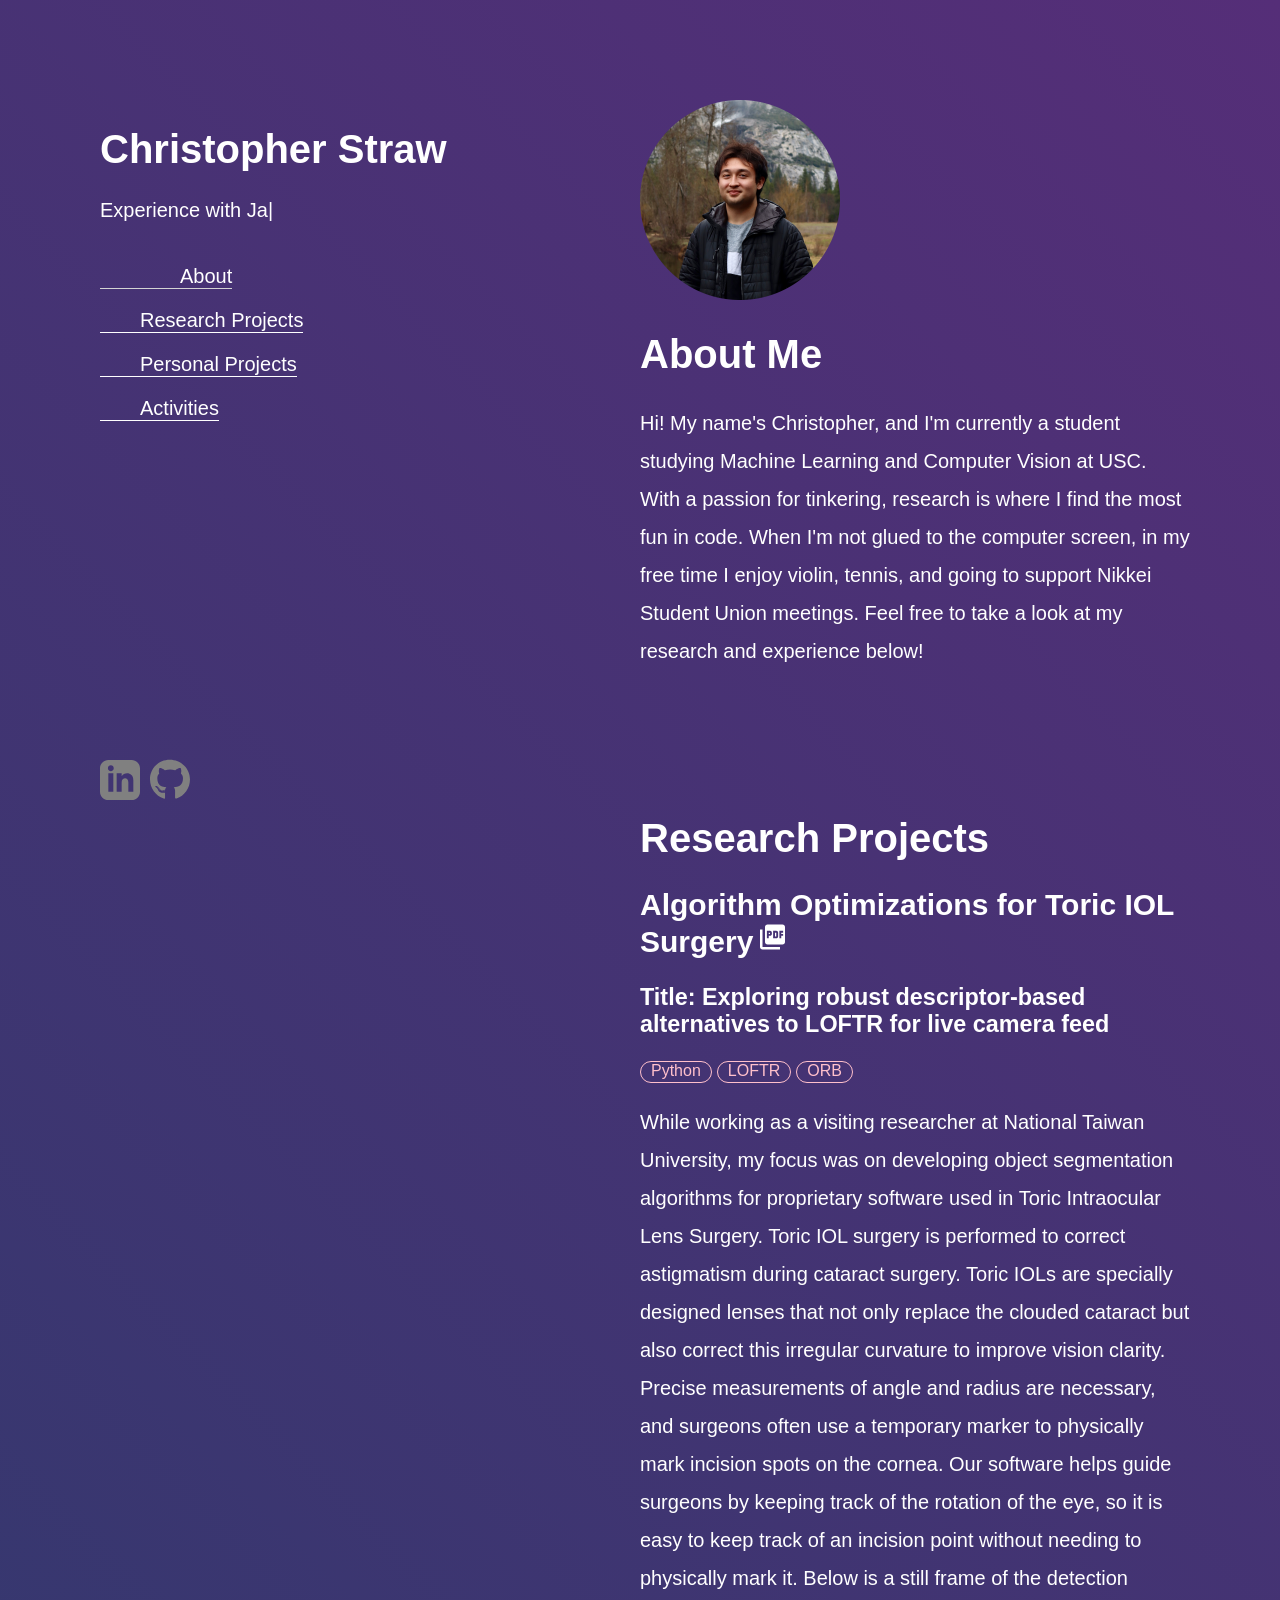
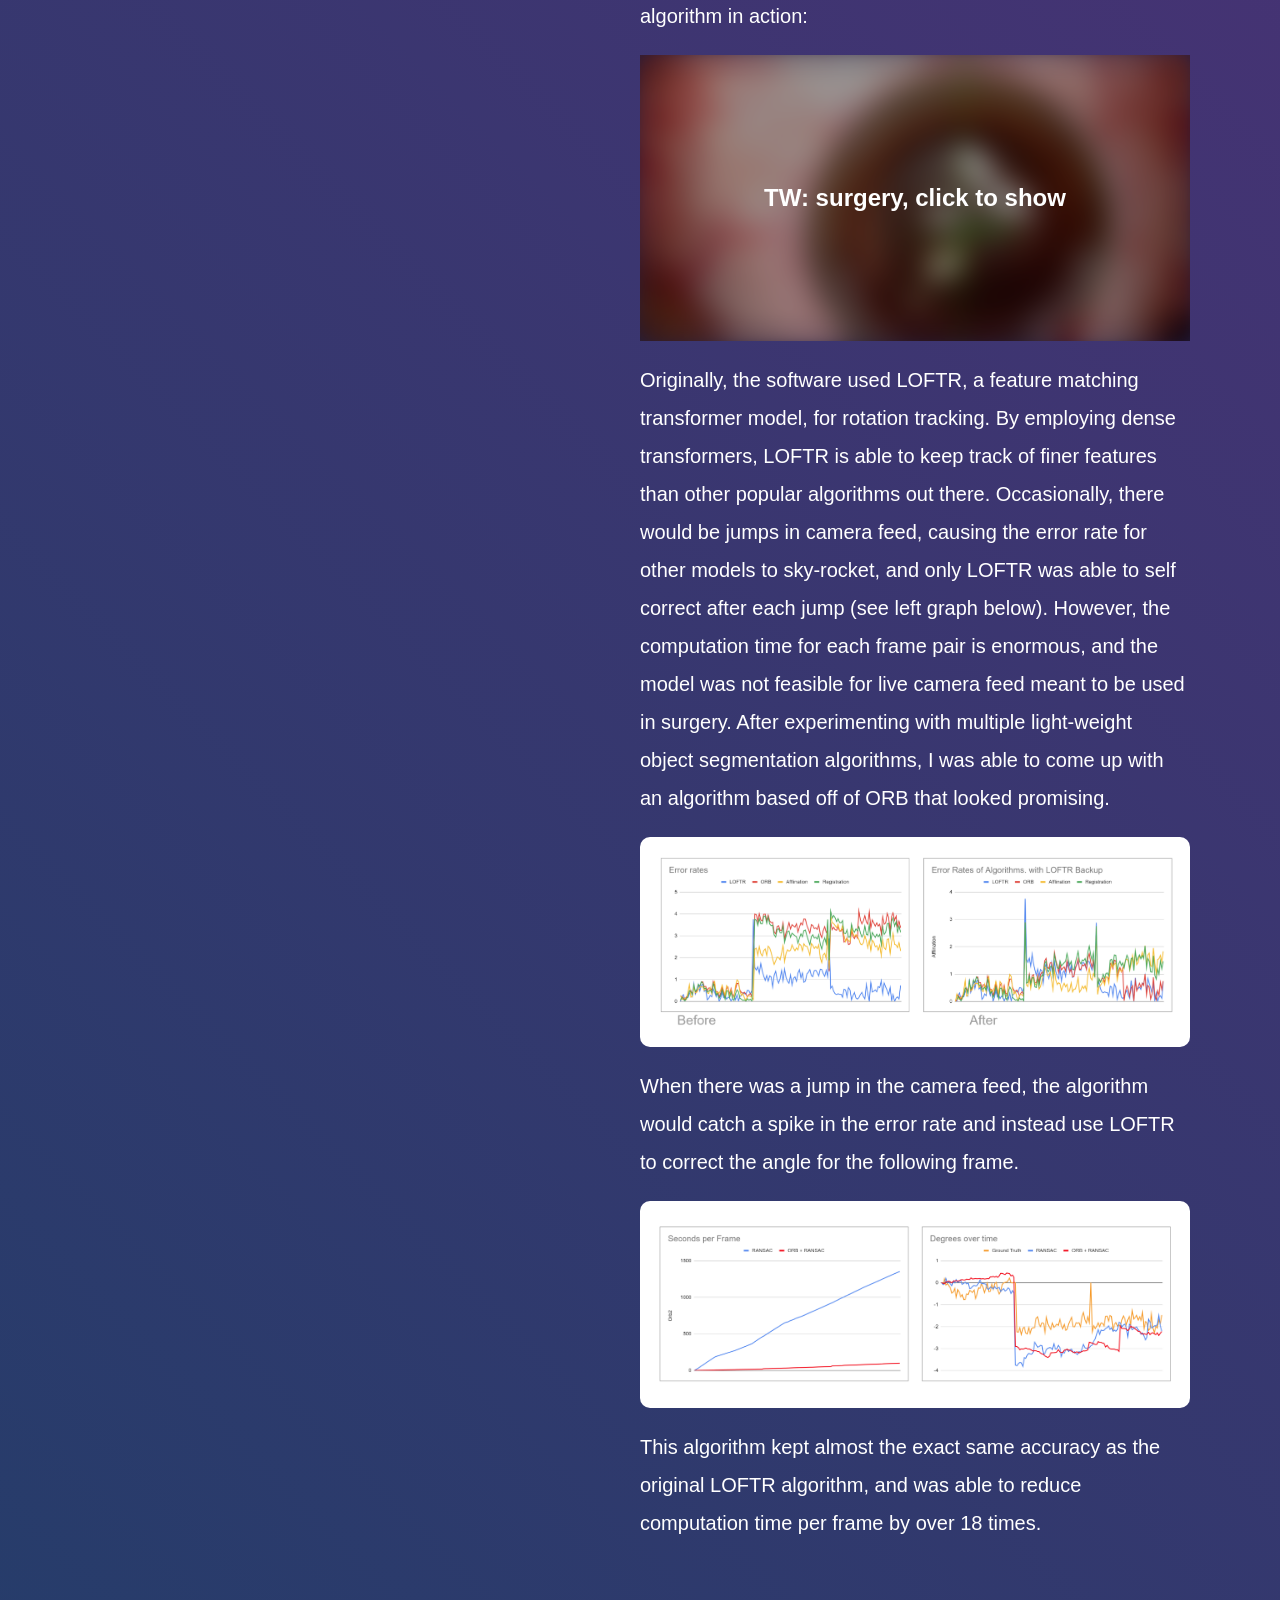
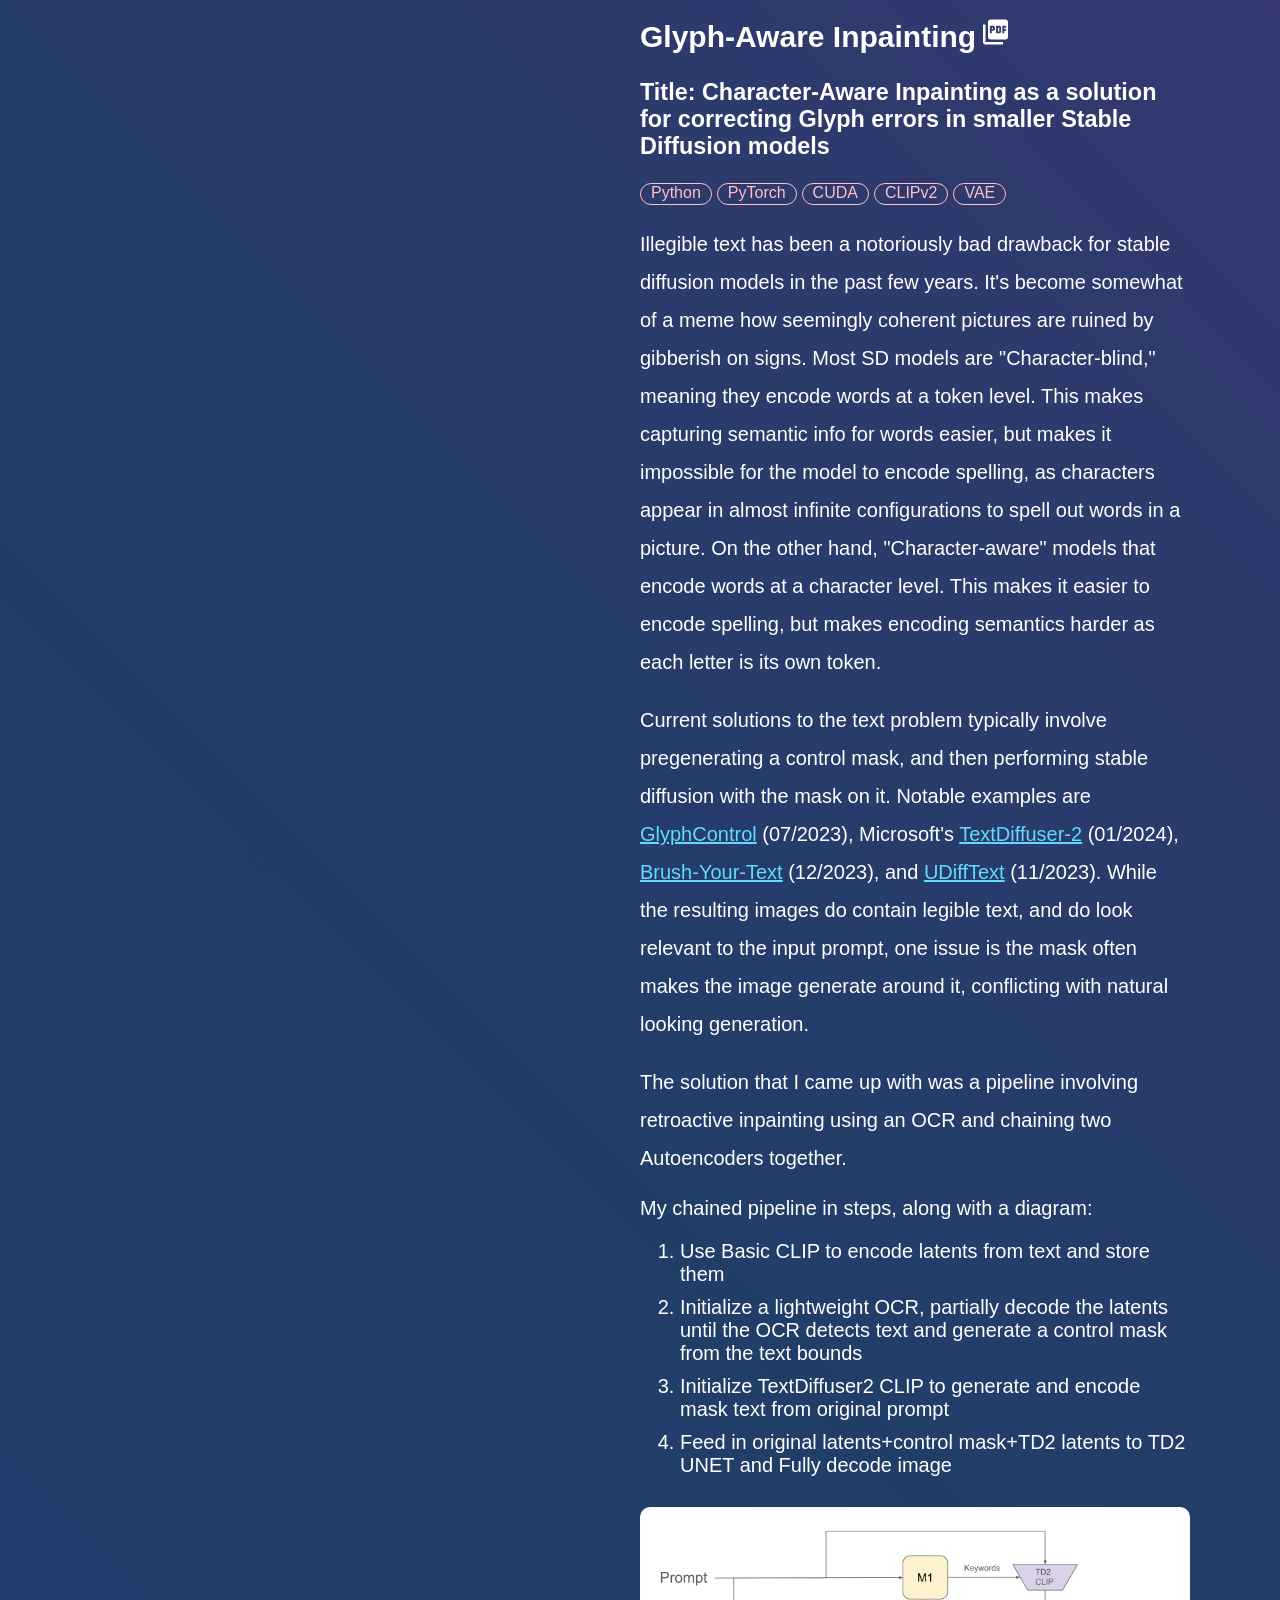
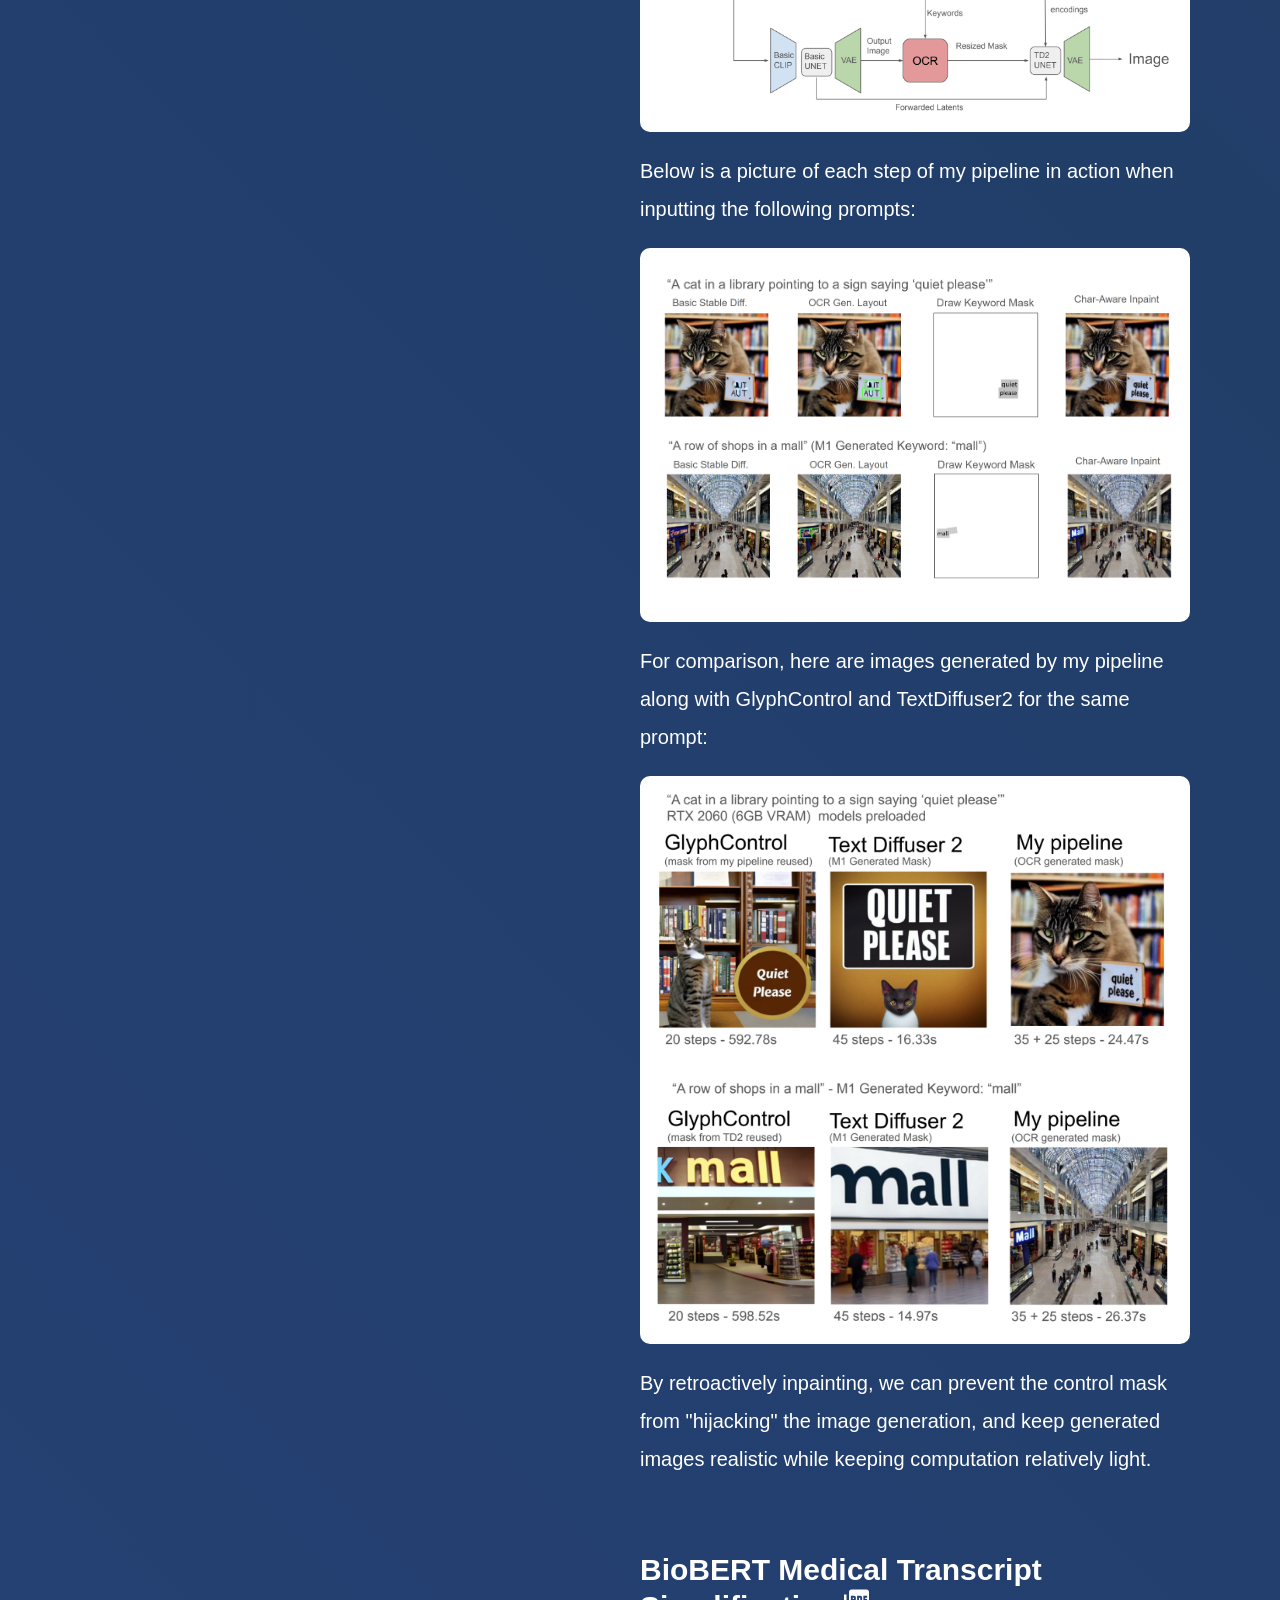
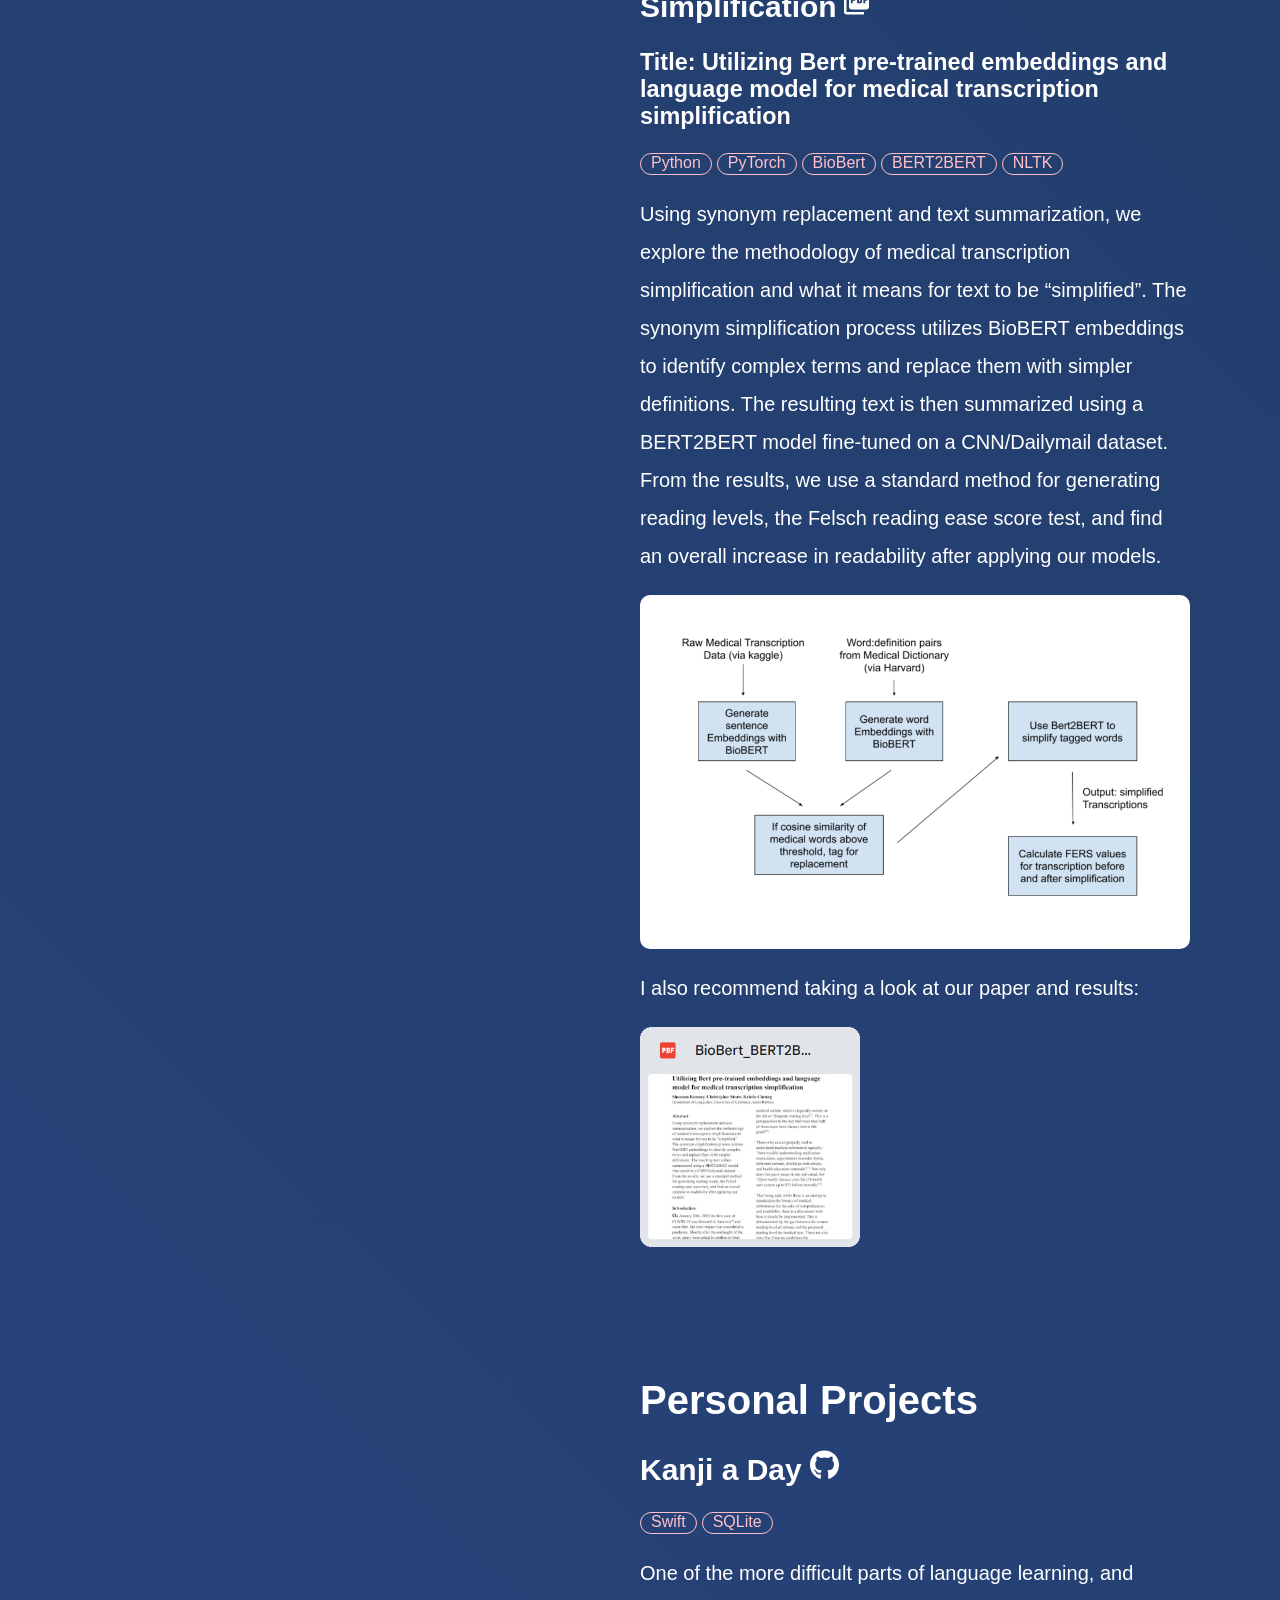
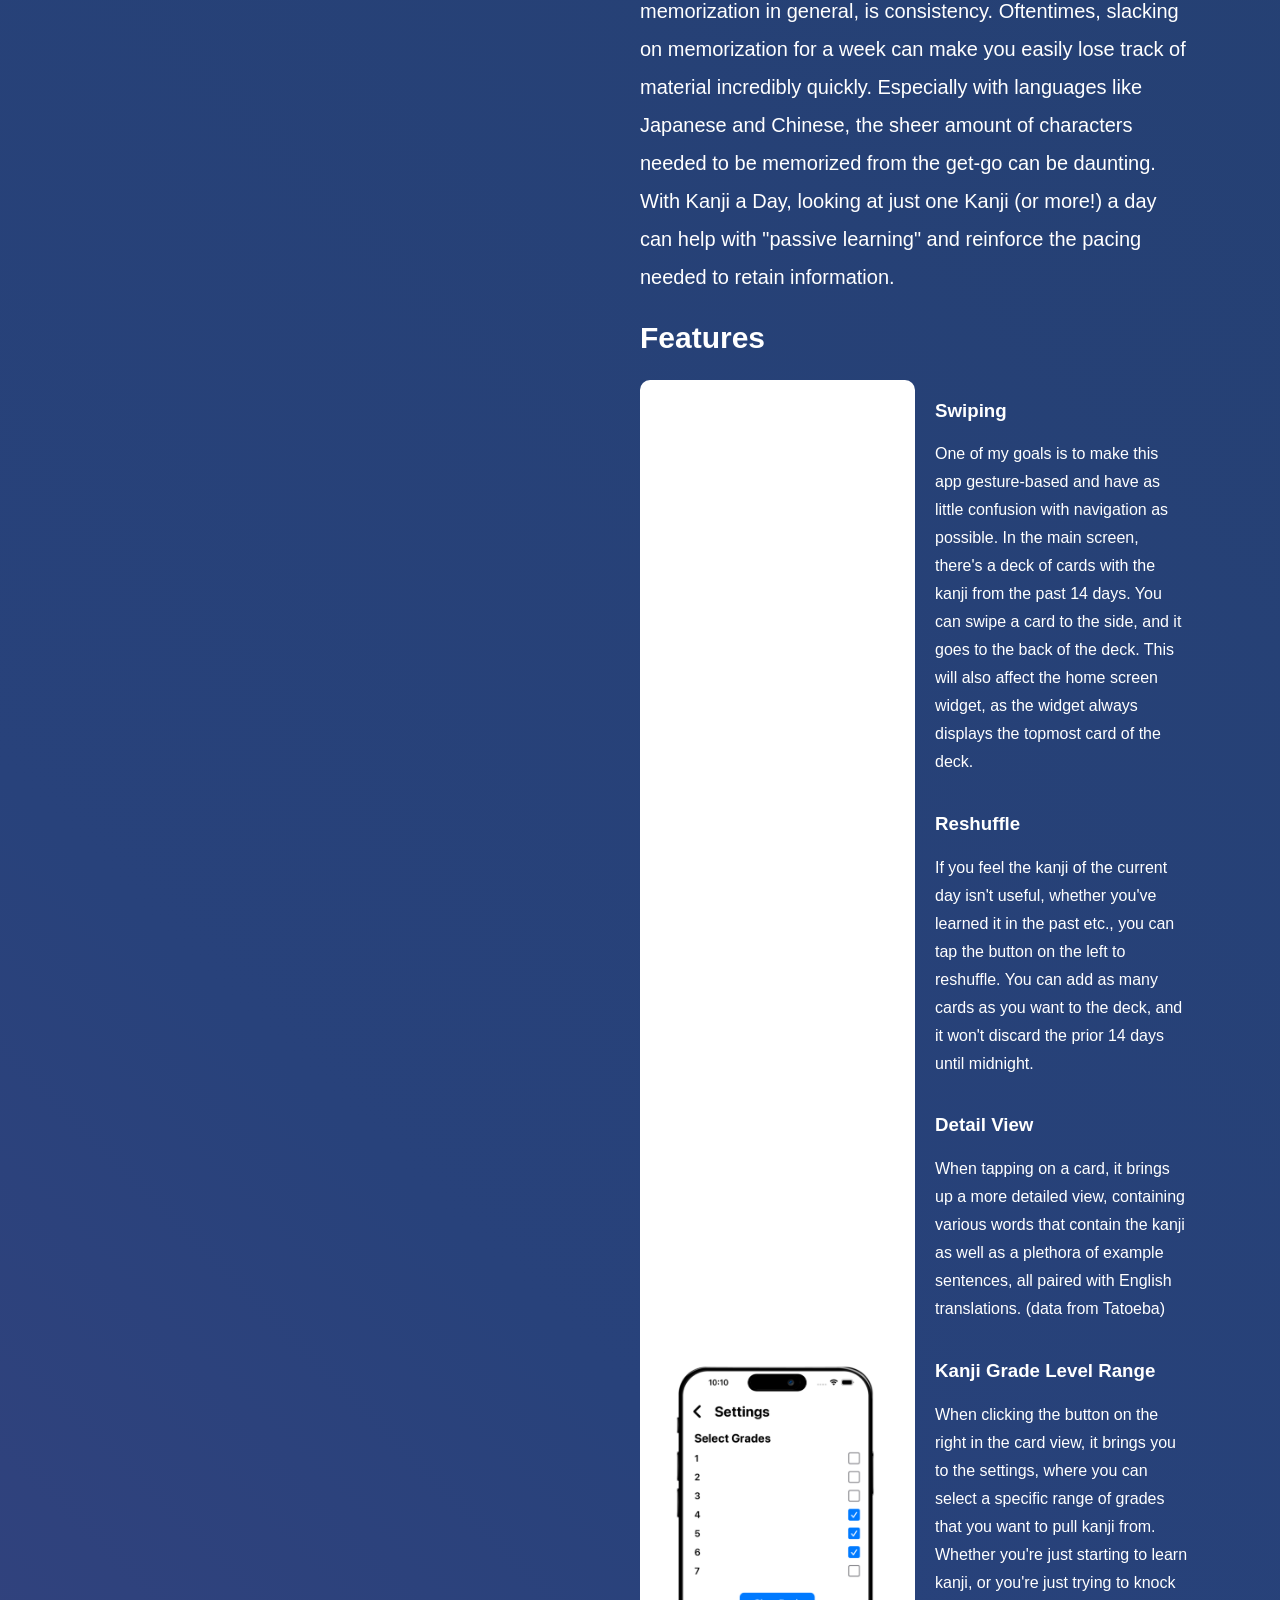
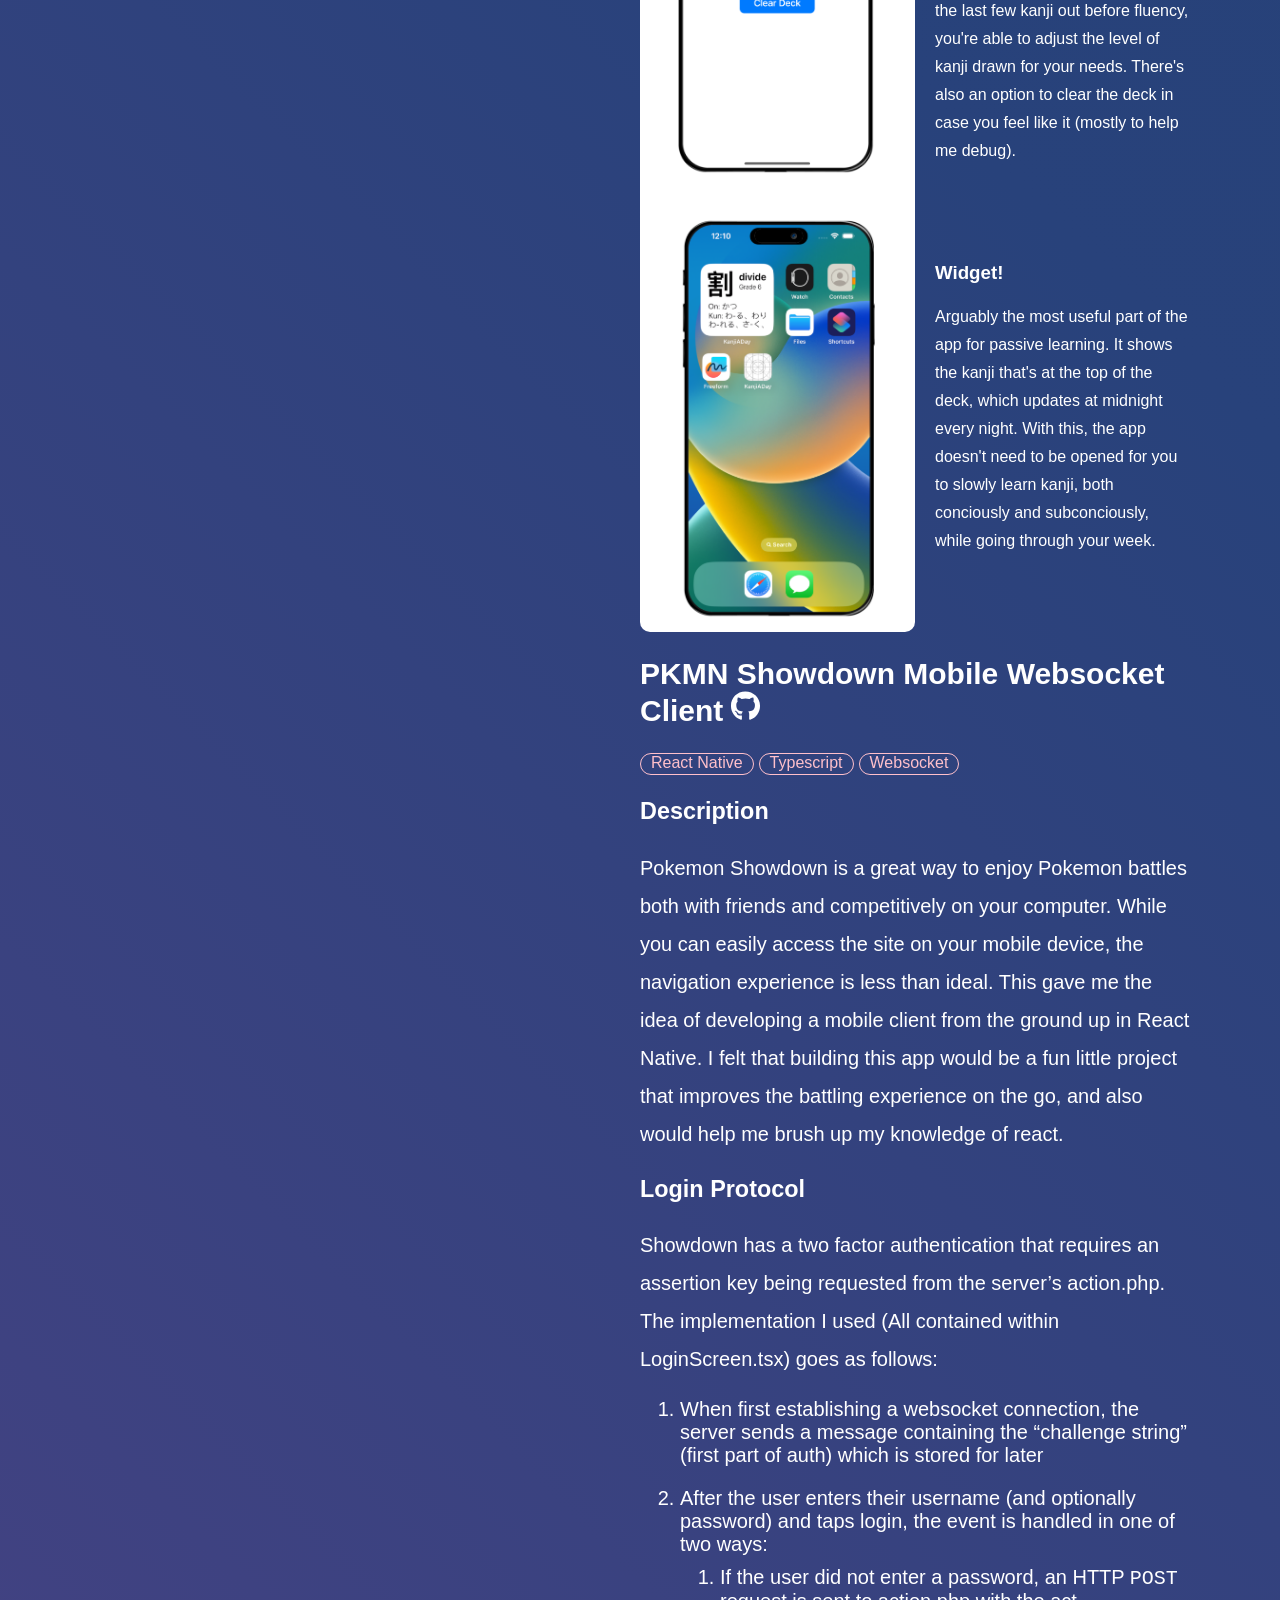
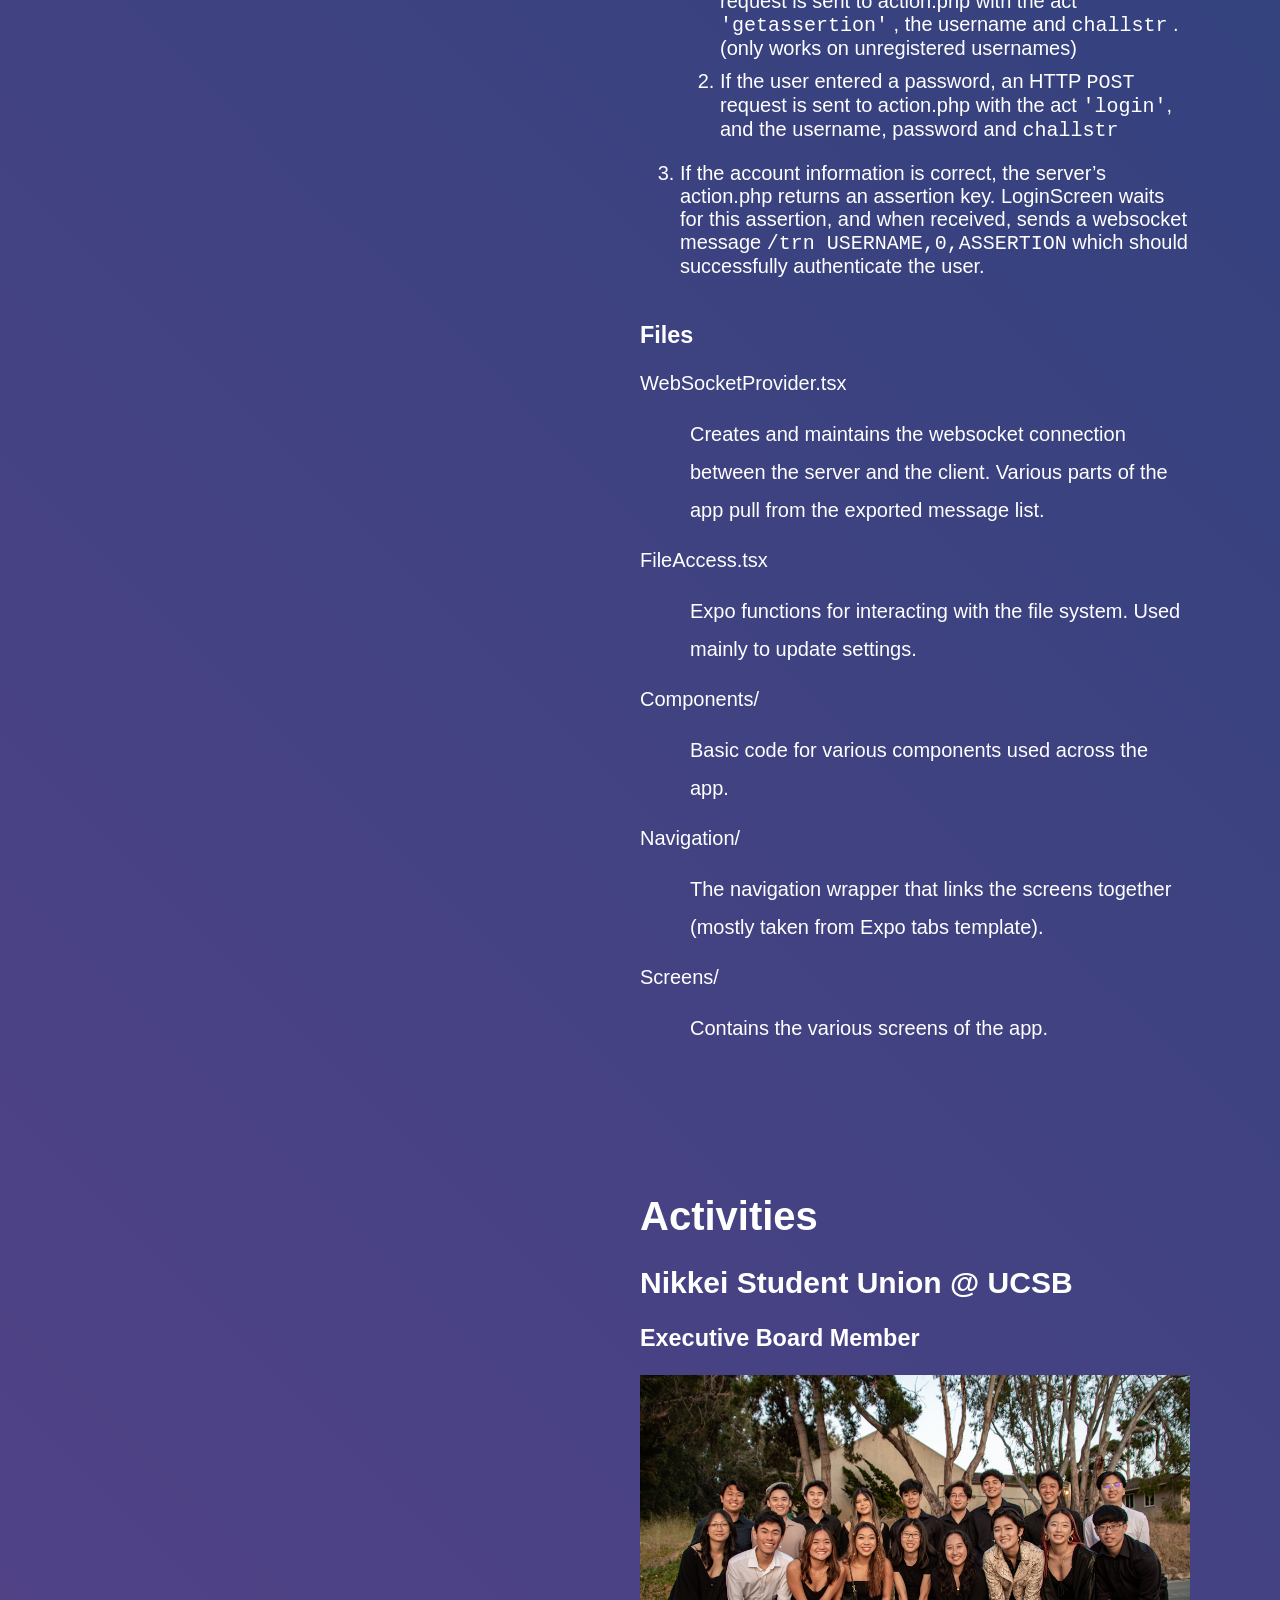
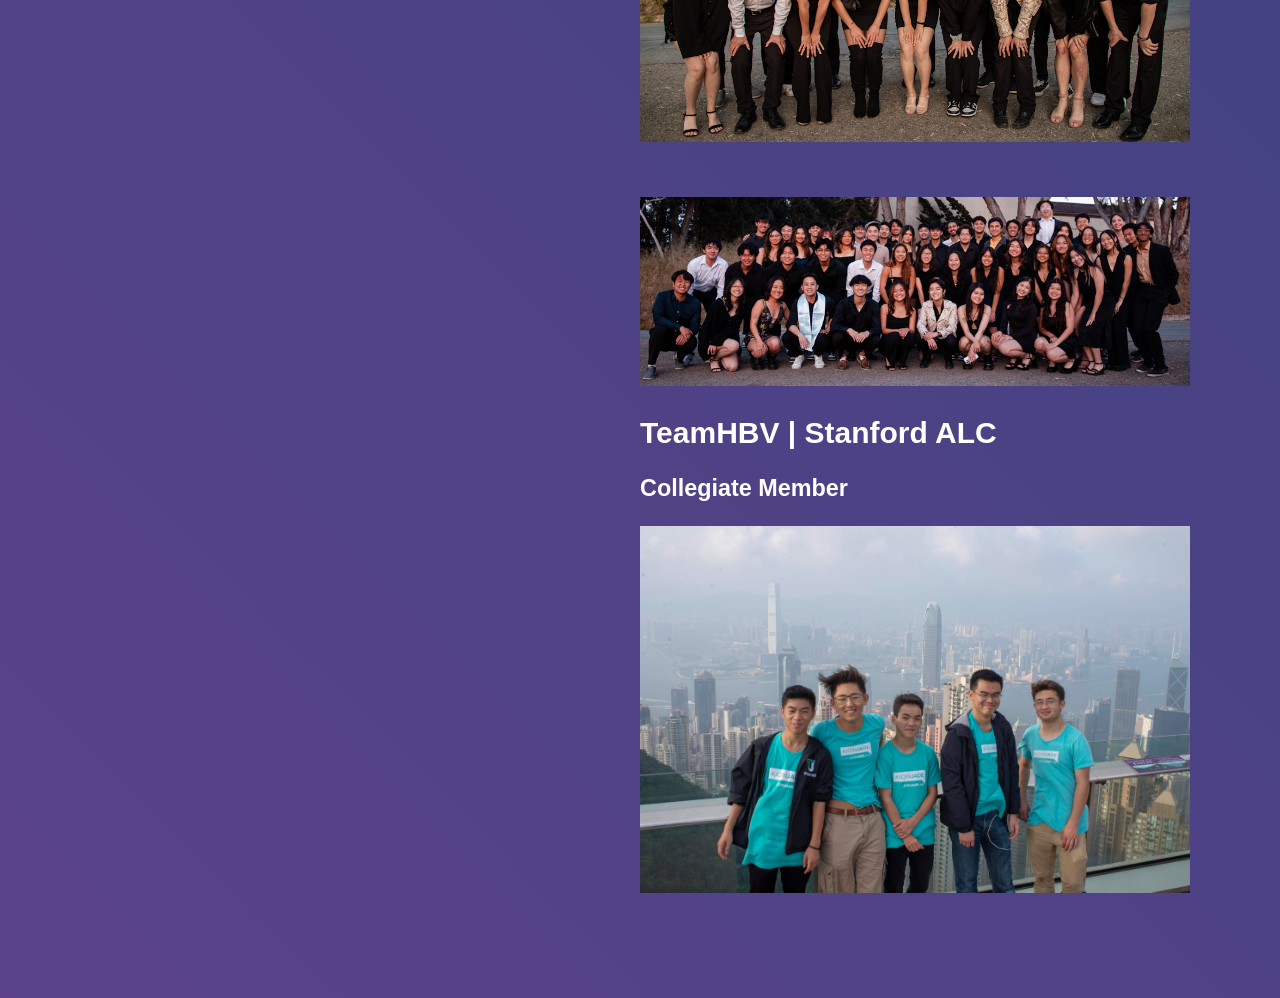
<file: index.html>
<!doctype html><html lang="en"><head><meta charset="utf-8"/><link rel="icon" href="/favicon.ico"/><meta name="viewport" content="width=device-width,initial-scale=1"/><meta name="theme-color" content="#000000"/><meta name="description" content="Web site created using create-react-app"/><link rel="apple-touch-icon" href="/logo192.png"/><link rel="manifest" href="/manifest.json"/><title>Chris Straw</title><script defer="defer" src="/static/js/main.95404f2b.js"></script><link href="/static/css/main.ee994331.css" rel="stylesheet"></head><body><noscript>You need to enable JavaScript to run this app.</noscript><div id="root"></div></body></html>
</file>
<file: static/css/main.ee994331.css>
body{-webkit-font-smoothing:antialiased;-moz-osx-font-smoothing:grayscale;font-family:-apple-system,BlinkMacSystemFont,Segoe UI,Roboto,Oxygen,Ubuntu,Cantarell,Fira Sans,Droid Sans,Helvetica Neue,sans-serif;margin:0}code{font-family:source-code-pro,Menlo,Monaco,Consolas,Courier New,monospace}.App{-webkit-animation:gradientAnimation 15s ease infinite;animation:gradientAnimation 15s ease infinite;background:linear-gradient(45deg,#5b4289,#28427b,#213e69,#552e78);color:#fff;display:flex;flex-direction:column;font-size:20px;min-height:100vh}.Sidebar{height:100%;margin-left:100px;margin-top:100px;position:fixed;width:40%}.App-link{color:#61dafb}.jump-button{background-color:initial;border:none;border-bottom:1px solid #fff;color:#fff;cursor:pointer;font-size:20px;outline:none;padding:20px 0 0 40px;text-align:right;transition:border-bottom .3s ease;transition:padding .3s ease;&:active,&:hover{border-bottom:1px solid #d3d3d3;padding:20px 0 0 80px}}.jump-button.active-button{border-bottom:1px solid #d3d3d3;padding:20px 0 0 80px}.tagbox{display:flex}.tag{border:1px solid pink;border-radius:30px;color:pink;font-size:.8em;margin-right:5px;padding:0 10px 2px}.sub-button{background-color:initial;border:none;color:#fff;cursor:pointer;font-size:15px;outline:none;padding:5px 0 0 80px;text-align:right;transition:border-bottom .3s ease;transition:padding .3s ease;&:active,&:hover{border-bottom:1px solid #d3d3d3;padding:5px 0 0 90px}}.sub-button.active-button{border-bottom:1px solid #d3d3d3;padding:5px 0 0 90px}#About{padding-right:80px}#About,#Activities,#Personal,#Research{max-width:550px;padding-top:100px}#Activities,#Personal,#Research{min-height:80vh}#Research td{padding-right:20px}#Personal td,#Research td{font-size:medium;padding-left:20px;width:40%}table{border-collapse:collapse}td:first-child{border-radius:0 0 0 0}.box,td:first-child{background-color:#fff}.box{background-size:100%;border-radius:10px;padding:15px}tr:first-child td{border-radius:10px 10px 0 0}tr:last-child td{border-radius:0 0 10px 10px}.blur-container{cursor:pointer;overflow:hidden;position:relative;width:100%}.blur-image{display:block;height:auto;transition:-webkit-filter .3s ease-in-out;transition:filter .3s ease-in-out;transition:filter .3s ease-in-out,-webkit-filter .3s ease-in-out;width:100%}.blur-overlay{-webkit-backdrop-filter:blur(10px);backdrop-filter:blur(10px);background-color:rgba(0,0,0,.4);transition:all .3s ease-in-out}.blur-overlay,.click-to-hide{align-items:center;color:#fff;display:flex;font-size:1.2em;font-weight:700;height:100%;justify-content:center;left:0;position:absolute;top:0;width:100%;z-index:2}.click-to-hide{background-color:rgba(0,0,0,.3);opacity:0;transition:opacity .3s ease-in-out}.blur-container:hover .click-to-hide{opacity:1}.sidebar-icon{fill:grey;bottom:100px;cursor:pointer;height:auto;left:100px;position:fixed;width:40px}.sidebar-git{bottom:95px;left:150px;position:fixed}.Vid{padding:20px 20px 0 0}p{line-height:38px}a{color:#61dafb}
/*# sourceMappingURL=main.ee994331.css.map*/
</file>
